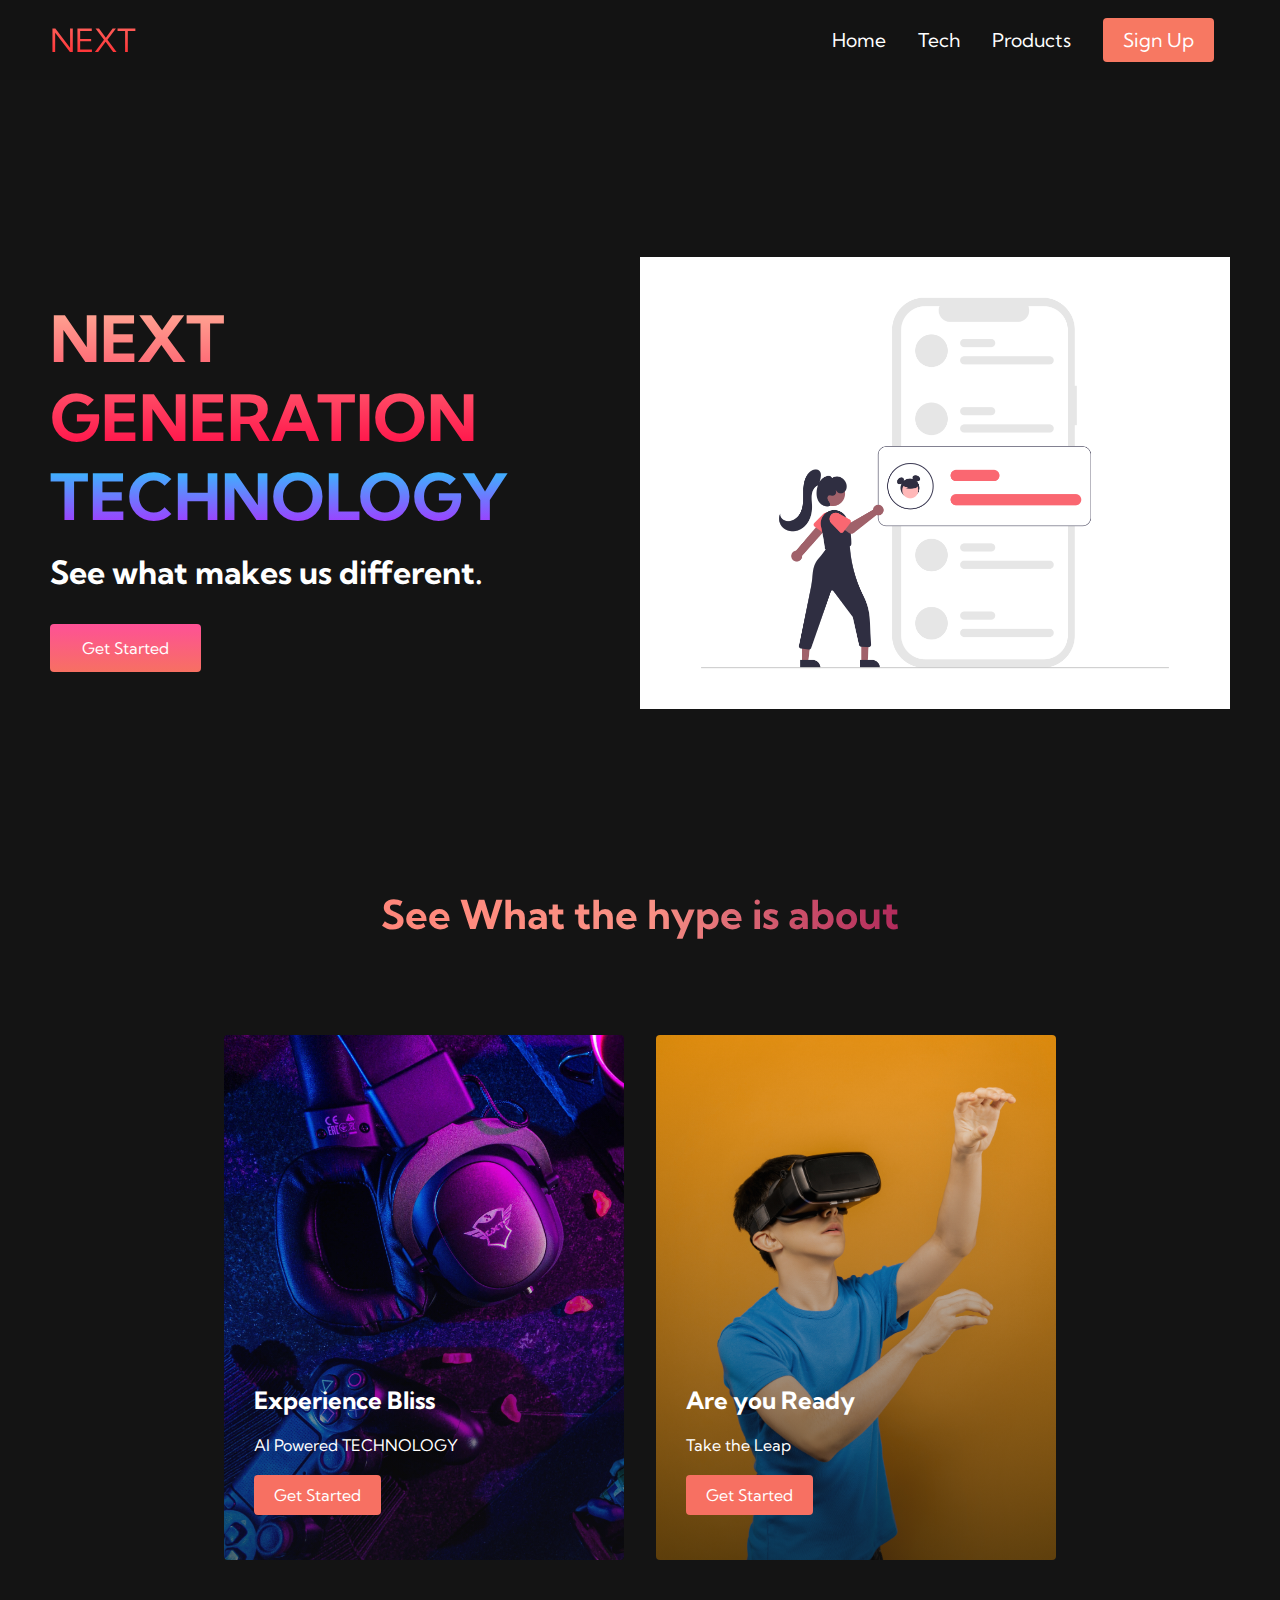
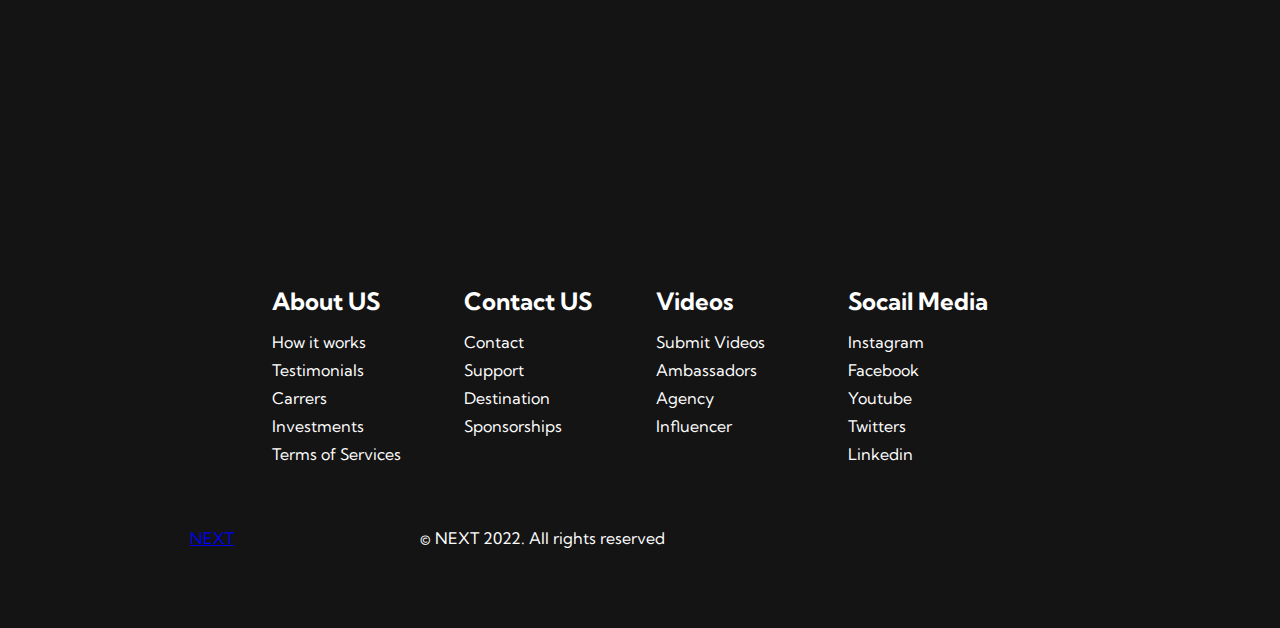
<file: index.html>
<!DOCTYPE html>
<html lang="en">
<head>
    <meta charset="UTF-8">
    <meta name="viewport" content="width=device-width, initial-scale=1.0"/>
    <title>Welcome </title>
    <link rel="stylesheet" href="styles.css" />
  
    <link href="https://fonts.googleapis.com/css2?family=Kumbh+Sans:wght@400;700&display=swap" rel="stylesheet">

    
    
</head>
<body>
    <!--Navbar Section-->
    <nav class="navbar">
        <div class="navbar__container">
            <a href="/" id="navbar__logo"> NEXT</a>
            <div class="navbar__toggle" id="mobile-menu">
                <span class="bar"></span><span class="bar"></span><span class="bar"></span>
                <span class="bar"></span>
              </div>
            <ul class="navbar__menu">
                <li class="navbar__item">
                    <a href="/" class="navbar__links">Home</a>
                </li>
                <li class="navbar__item">
                    <a href="/tech.html" class="navbar__links">Tech</a>
                </li>
                <li class="navbar__item">
                    <a href="/Products.html" class="navbar__links">Products </a>
                </li>
                <li class="navbar__btn">
                    <a href="/" class="button">
                        Sign Up
                    </a>
                </li>
            </ul>
        </div>
    </nav>

    <!--Hero Section-->
    <div class="main">
      <div class="main__container">
          <div class="main__content">
             <h1>NEXT GENERATION</h1> 
             <h2>TECHNOLOGY</h2
                >
             <p>See what makes us different.</p>
             <button class="main__btn">
                 <a href="www.google.com">Get Started</a>
             </button>
          </div>
          <div class="main__img--container">
            <img src="images/pic1.png" alt="pic" id="main__img">

            
          </div>
      </div>

    </div>


      <!--Services Section-->
      <div class="services">
          <h1>See What the hype is about</h1>
          <div class="services__container">
             <div class="services__card">
                 <h2>Experience Bliss</h2>
                 <p>AI Powered TECHNOLOGY</p>
                 <button>Get Started</button>
             </div>
                <div class="services__card">
                    <h2>Are you Ready</h2>  
                    <p>Take the Leap</p>
                    <button>Get Started</button>
                </div>
          </div>
      </div>

    <!--Footer Section-->

    <div class="footer__container">
        <div class="footer__links">
            <div class="footer__link--wrapper">
                <div class="footer__link--items">
                    <h2>About US</h2>
                    <a href="/sign__up">How it works</a> <a href="/">Testimonials</a>
                    <a href="/">Carrers</a><a href="/">Investments</a>
                    <a href="/">Terms of Services</a>
                </div>
                <div class="footer__link--items">
                    <h2>Contact US</h2> <a href="/">Contact</a>
                    <a href="/">Support</a><a href="/">Destination</a>
                    <a href="/">Sponsorships</a>
                    
                </div>
            </div>
            <div class="footer__link--wrapper">
                <div class="footer__link--items">
                    <h2>Videos</h2>
                    <a href="/">Submit Videos</a>
                    <a href="/">Ambassadors</a>
                    <a href="/">Agency</a>
                    <a href="/">Influencer</a>
                    
                </div>
                <div class="footer__link--items">
                    <h2>Socail Media</h2>
                    <a href="/">Instagram</a>
                    <a href="/">Facebook</a>
                    <a href="/">Youtube</a>
                    <a href="/">Twitters</a>
                    <a href="/">Linkedin</a>
                    
                </div>
            </div>
        </div>
        <div class="social__media">
           <div class="social__media--wrap">
               <div class="footer__logo">
                   <a href="/" id="footer__log0"><i class="fas faa-gem">

                   </i>NEXT</a>
               </div>
               <p class="website__right">© NEXT 2022. All rights reserved </p>
               <div class="social__icons">
                   <a href="/" class="social__icon--link" target="blank" >
                       <i class="fab fa-facebook"></i>
                   </a>
                   <a href="/" class="social__icon--link" target="blank" >
                    <i class="fab fa-instagram"></i>
                </a>
                <a href="/" class="social__icon--link" target="blank" >
                    <i class="fab fa-youtube"></i>
                </a>
                <a href="/" class="social__icon--link" target="blank" >
                    <i class="fab fa-twitter"></i>
                </a>
                <a href="/" class="social__icon--link" target="blank" >
                    <i class="fa fa-linkedin"></i>
                </a>
               </div> 
           </div> 
        </div>
    </div>



    

    <script src="app.js"></script>

      
</body>
</html>
</file>
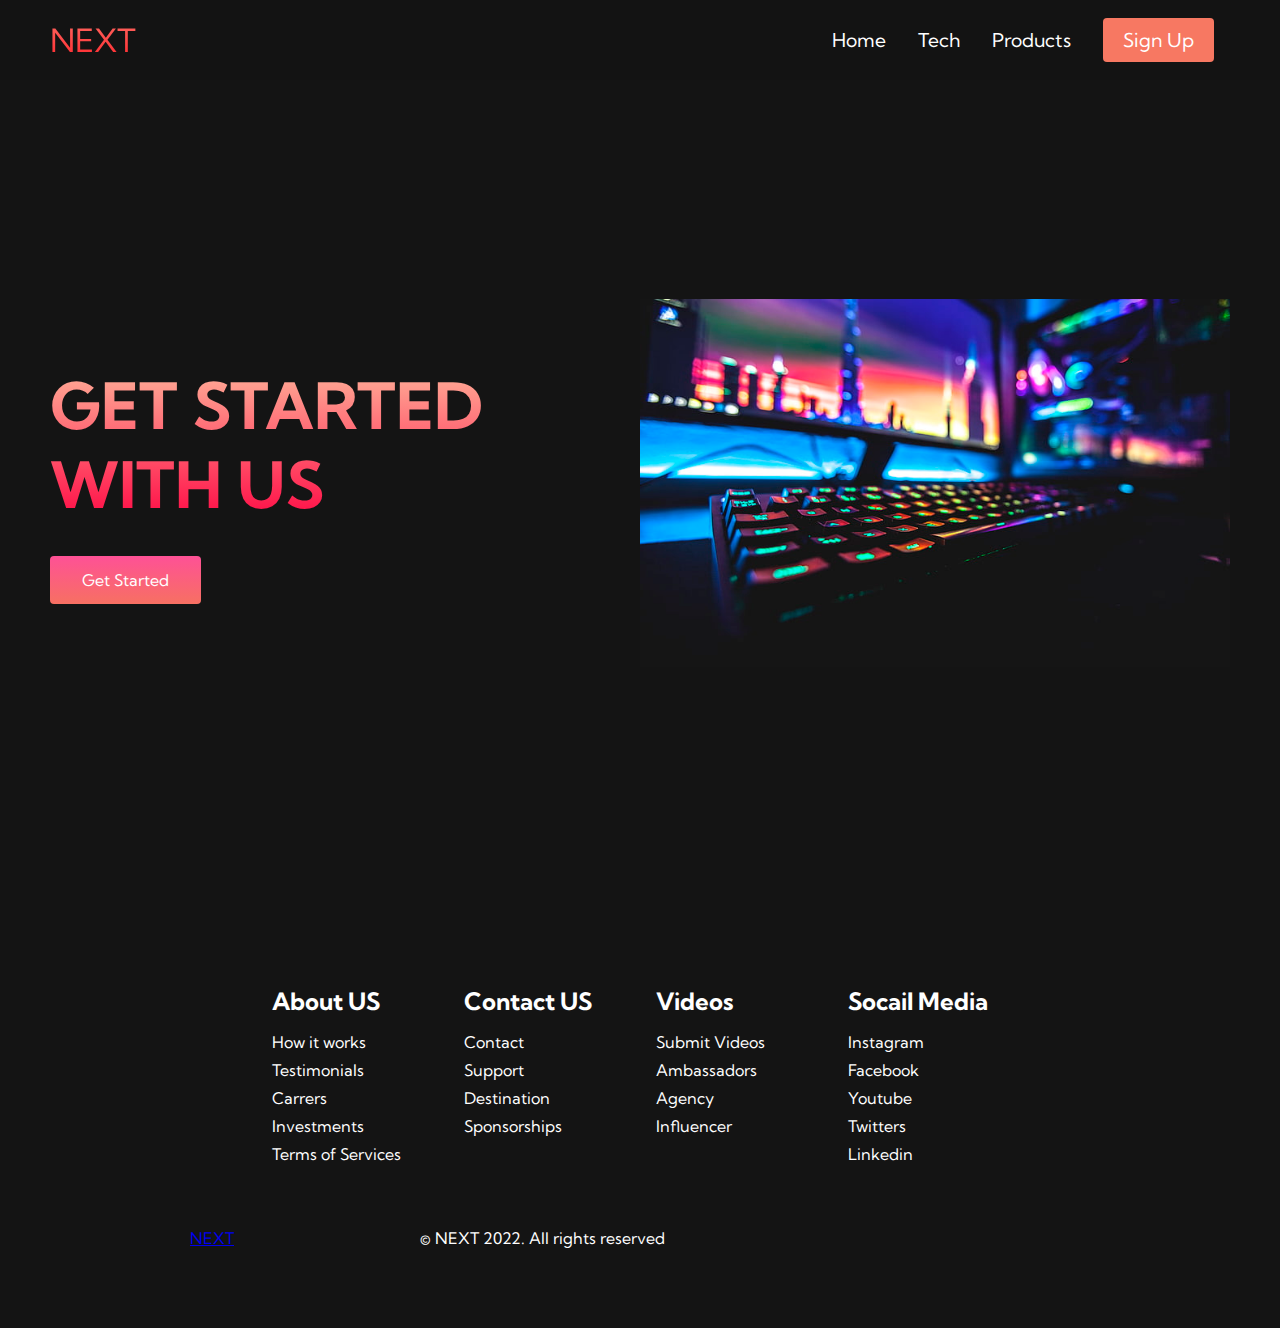
<file: Products.html>
<!DOCTYPE html>
<html lang="en">
<head>
    <meta charset="UTF-8">
    <meta name="viewport" content="width=device-width, initial-scale=1.0"/>
    <title>Welcome </title>
    <link rel="stylesheet" href="styles.css" />
  
    <link href="https://fonts.googleapis.com/css2?family=Kumbh+Sans:wght@400;700&display=swap" rel="stylesheet">

    
    
</head>
<body>
    <!--Navbar Section-->
    <nav class="navbar">
        <div class="navbar__container">
            <a href="/" id="navbar__logo"> NEXT</a>
            <div class="navbar__toggle" id="mobile-menu">
                <span class="bar"></span><span class="bar"></span><span class="bar"></span>
                <span class="bar"></span>
              </div>
            <ul class="navbar__menu">
                <li class="navbar__item">
                    <a href="/" class="navbar__links">Home</a>
                </li>
                <li class="navbar__item">
                    <a href="/tech.html" class="navbar__links">Tech</a>
                </li>
                <li class="navbar__item">
                    <a href="/Products.html" class="navbar__links">Products </a>
                </li>
                <li class="navbar__btn">
                    <a href="/" class="button">
                        Sign Up
                    </a>
                </li>
            </ul>
        </div>
    </nav>

    <!--Hero Section-->
    <div class="main">
      <div class="main__container">
          <div class="main__content">
             <h1>GET STARTED WITH US </h1> 
            <!-- <h2>TECHNOLOGY</h2> -->
             <!-- <p>See what makes us different.</p> -->
             <button class="main__btn">
                 <a href="/">Get Started</a>
             </button>
          </div>
          <div class="main__img--container">
              <img src="images/pic5.jpg" alt="pic" id="main__img">
              

          </div>
          

        </div>
      </div>

    </div>


    
        
        

    
    

      









    <!--Footer Section-->

    <div class="footer__container">
        <div class="footer__links">
            <div class="footer__link--wrapper">
                <div class="footer__link--items">
                
                    <!---->
                    <h2>About US</h2>
                    <a href="/sign__up">How it works</a> <a href="/">Testimonials</a>
                    <a href="/">Carrers</a><a href="/">Investments</a>
                    <a href="/">Terms of Services</a>
                </div>
                <div class="footer__link--items">
                    <h2>Contact US</h2> <a href="/">Contact</a>
                    <a href="/">Support</a><a href="/">Destination</a>
                    <a href="/">Sponsorships</a>
                    
                </div>
            </div>
            <div class="footer__link--wrapper">
                <div class="footer__link--items">
                    <h2>Videos</h2>
                    <a href="/">Submit Videos</a>
                    <a href="/">Ambassadors</a>
                    <a href="/">Agency</a>
                    <a href="/">Influencer</a>
                    
                </div>
                <div class="footer__link--items">
                    <h2>Socail Media</h2>
                    <a href="/">Instagram</a>
                    <a href="/">Facebook</a>
                    <a href="/">Youtube</a>
                    <a href="/">Twitters</a>
                    <a href="/">Linkedin</a>
                    
                </div>
            </div>
        </div>
        <div class="social__media">
           <div class="social__media--wrap">
               <div class="footer__logo">
                   <a href="/" id="footer__log0"><i class="fas faa-gem">

                   </i>NEXT</a>
               </div>
               <p class="website__right">© NEXT 2022. All rights reserved </p>
               <div class="social__icons">
                   <a href="/" class="social__icon--link" target="blank" >
                       <i class="fab fa-facebook"></i>
                   </a>
                   <a href="/" class="social__icon--link" target="blank" >
                    <i class="fab fa-instagram"></i>
                </a>
                <a href="/" class="social__icon--link" target="blank" >
                    <i class="fab fa-youtube"></i>
                </a>
                <a href="/" class="social__icon--link" target="blank" >
                    <i class="fab fa-twitter"></i>
                </a>
                <a href="/" class="social__icon--link" target="blank" >
                    <i class="fab fa-linkedin"></i>
                </a>
               </div> 
           </div> 
        </div>
    </div>



    

    <script src="app.js"></script>

      
</body>
</html>
</file>
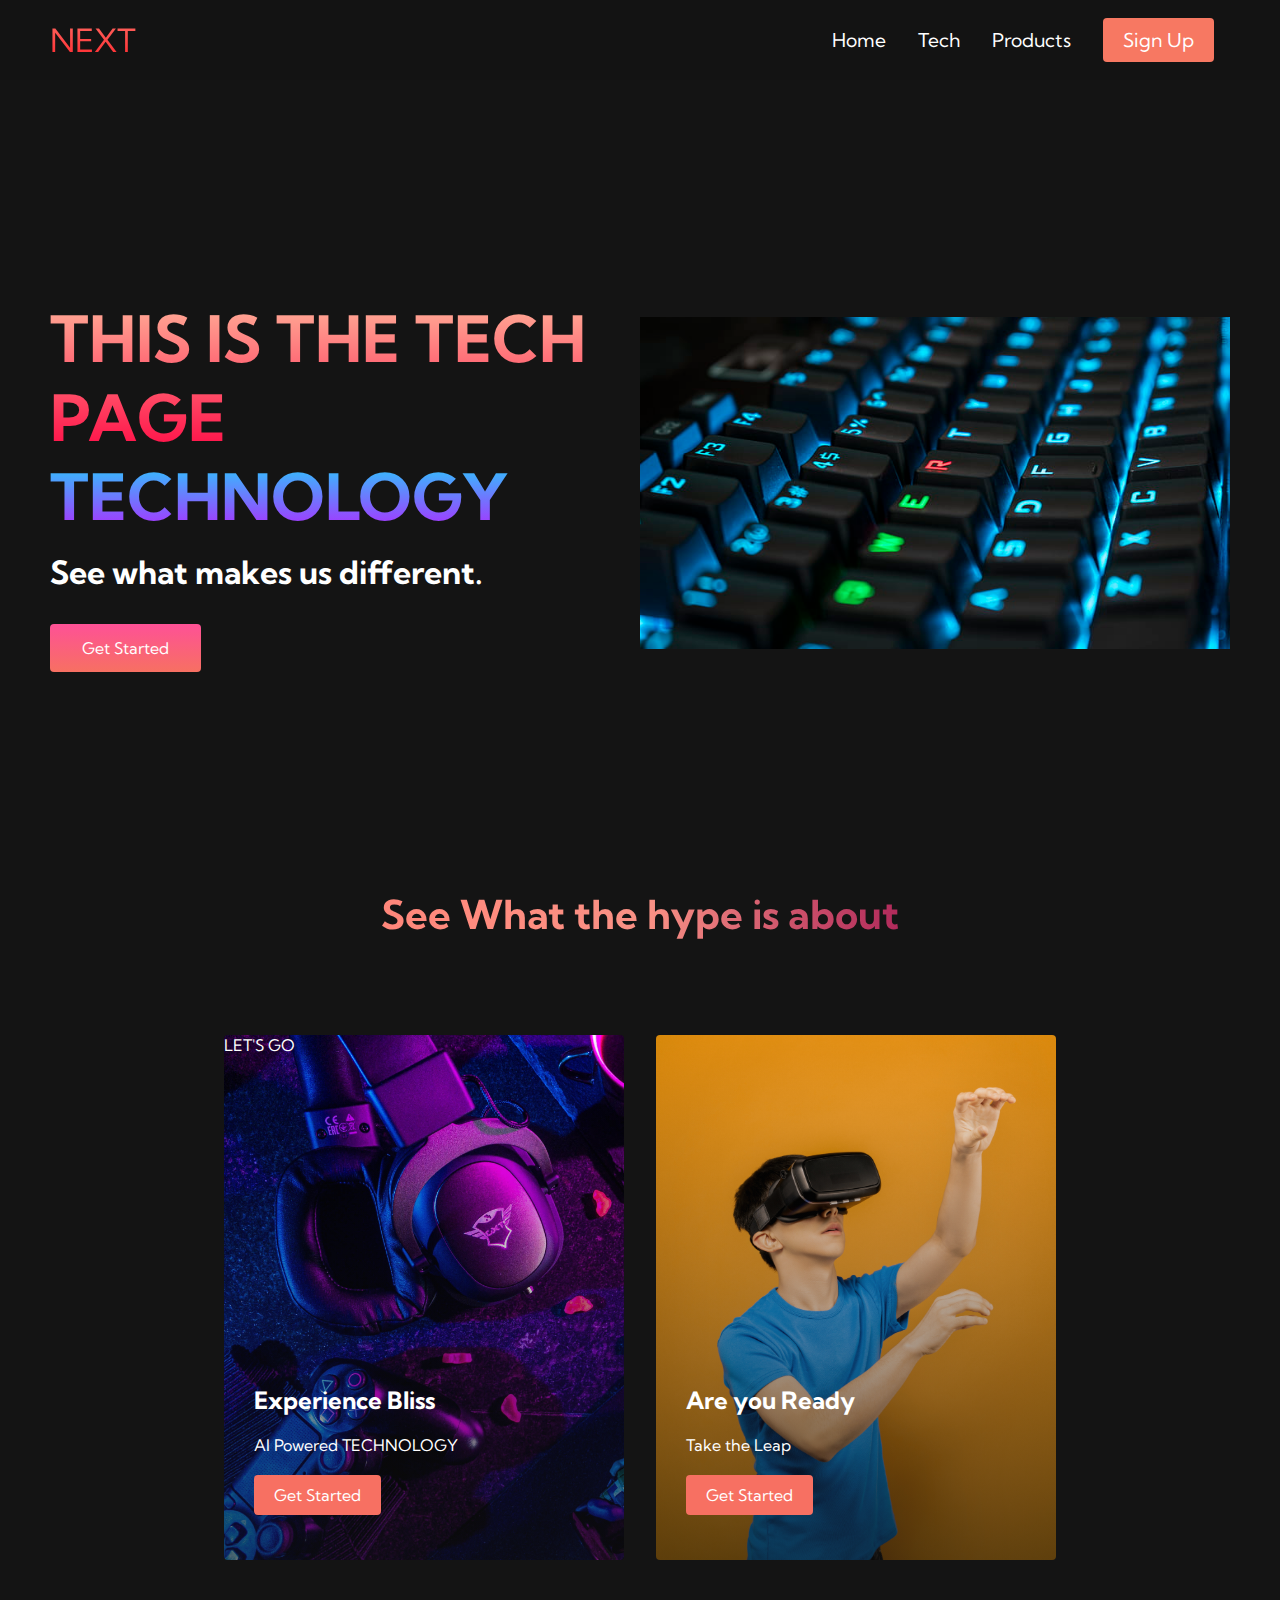
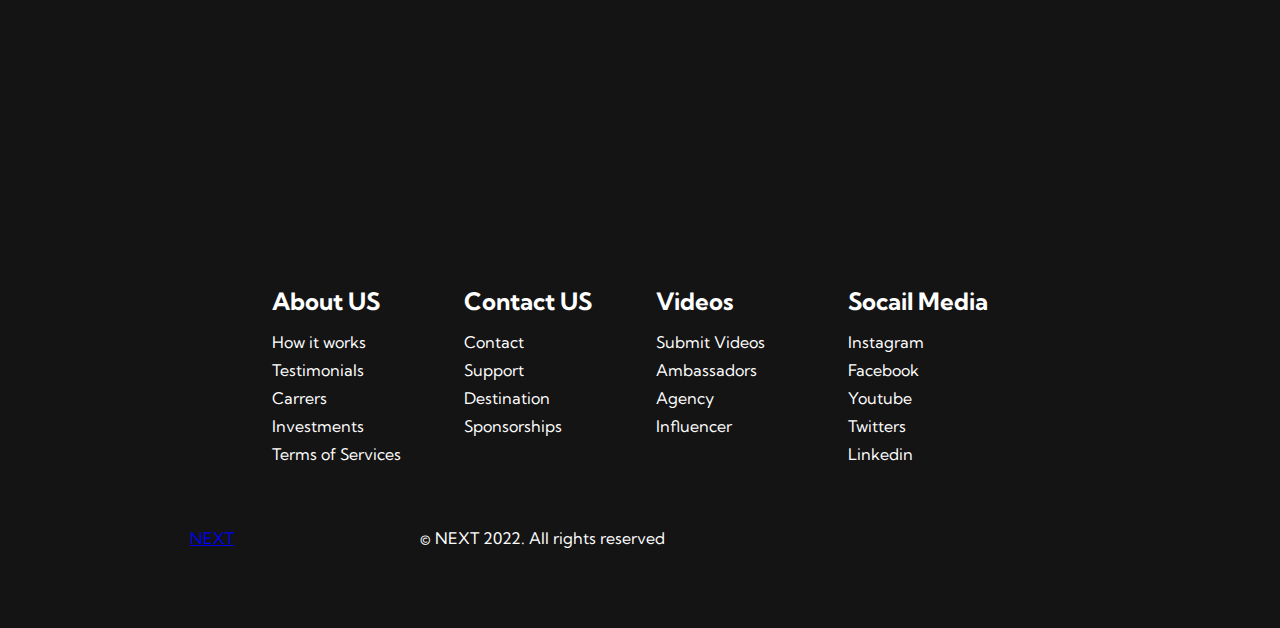
<file: tech.html>
<!DOCTYPE html>
<html lang="en">
<head>
    <meta charset="UTF-8">
    <meta name="viewport" content="width=device-width, initial-scale=1.0"/>
    <title>Welcome </title>
    <link rel="stylesheet" href="styles.css" />
  
    <link href="https://fonts.googleapis.com/css2?family=Kumbh+Sans:wght@400;700&display=swap" rel="stylesheet">

    
    
</head>
<body>
    <!--Navbar Section-->
    <nav class="navbar">
        <div class="navbar__container">
            <a href="/" id="navbar__logo"> NEXT</a>
            <div class="navbar__toggle" id="mobile-menu">
                <span class="bar"></span><span class="bar"></span><span class="bar"></span>
                <span class="bar"></span>
              </div>
            <ul class="navbar__menu">
                <li class="navbar__item">
                    <a href="/" class="navbar__links">Home</a>
                </li>
                <li class="navbar__item">
                    <a href="/tech.html" class="navbar__links">Tech</a>
                </li>
                <li class="navbar__item">
                    <a href="/Products.html" class="navbar__links">Products </a>
                </li>
                <li class="navbar__btn">
                    <a href="/" class="button">
                        Sign Up
                    </a>
                </li>
            </ul>
        </div>
    </nav>

    <!--Hero Section-->
    <div class="main">
      <div class="main__container">
          <div class="main__content">
             <h1>THIS IS THE TECH PAGE</h1> 
             <h2>TECHNOLOGY</h2>
             <p>See what makes us different.</p>
             <button class="main__btn">
                 <a href="/">Get Started</a>
             </button>
          </div>
          <div class="main__img--container">
              <img src="images/pic8.jpg" alt="pic" id="main__img">

          </div>
      </div>

    </div>


      <!--Services Section-->
      <div class="services">
          <h1>See What the hype is about</h1>
          <div class="services__container">
             <div class="services__card">
                 <h2>Experience Bliss</h2>
                 <p>AI Powered TECHNOLOGY</p>
                 <p2>LET'S GO</p2>
                 <button>Get Started</button>
             </div>
                <div class="services__card">
                    <h2>Are you Ready</h2>  
                    <p>Take the Leap</p>
                    <button>Get Started</button>
                </div>
          </div>
      </div>

    <!--Footer Section-->

    <div class="footer__container">
        <div class="footer__links">
            <div class="footer__link--wrapper">
                <div class="footer__link--items">
                    <h2>About US</h2>
                    <a href="/sign__up">How it works</a> <a href="/">Testimonials</a>
                    <a href="/">Carrers</a><a href="/">Investments</a>
                    <a href="/">Terms of Services</a>
                </div>
                <div class="footer__link--items">
                    <h2>Contact US</h2> <a href="/">Contact</a>
                    <a href="/">Support</a><a href="/">Destination</a>
                    <a href="/">Sponsorships</a>
                    
                </div>
            </div>
            <div class="footer__link--wrapper">
                <div class="footer__link--items">
                    <h2>Videos</h2>
                    <a href="/">Submit Videos</a>
                    <a href="/">Ambassadors</a>
                    <a href="/">Agency</a>
                    <a href="/">Influencer</a>
                    
                </div>
                <div class="footer__link--items">
                    <h2>Socail Media</h2>
                    <a href="/">Instagram</a>
                    <a href="/">Facebook</a>
                    <a href="/">Youtube</a>
                    <a href="/">Twitters</a>
                    <a href="/">Linkedin</a>
                    
                </div>
            </div>
        </div>
        <div class="social__media">
           <div class="social__media--wrap">
               <div class="footer__logo">
                   <a href="/" id="footer__log0"><i class="fas faa-gem">

                   </i>NEXT</a>
               </div>
               <p class="website__right">© NEXT 2022. All rights reserved </p>
               <div class="social__icons">
                   <a href="/" class="social__icon--link" target="blank" >
                       <i class="fab fa-facebook"></i>
                   </a>
                   <a href="/" class="social__icon--link" target="blank" >
                    <i class="fab fa-instagram"></i>
                </a>
                <a href="/" class="social__icon--link" target="blank" >
                    <i class="fab fa-youtube"></i>
                </a>
                <a href="/" class="social__icon--link" target="blank" >
                    <i class="fab fa-twitter"></i>
                </a>
                <a href="/" class="social__icon--link" target="blank" >
                    <i class="fab fa-linkedin"></i>
                </a>
               </div> 
           </div> 
        </div>
    </div>



    

    <script src="app.js"></script>

      
</body>
</html>
</file>
<file: styles.css>
* { 
    box-sizing:border-box;
    margin: 0;
    padding: 0;
    font-family: 'Kumbh Sans' , sans-serif;
}

.navbar { 
    background: #131313;
    height: 80px; 
    display: flex;
    justify-content: center;
    align-items: center;
    font-size: 1.2rem;
    position: sticky;
    top: 0;
    z-index: 999;

}

.navbar__container {
    display: flex;
    justify-content: space-between;
    height: 80px;
    z-index: 1;
    width: 100%;
    max-width: 1300px;
    margin: 0 auto;
    padding: 0 50px;

}

#navbar__logo {
    background-color: #ff8177;
    background-image:Linear-gradient(to top, #ff0814 0%, #ffb1 100%);
    background-size: 100%;
    -webkit-background-clip: text;
    -moz-background-clip: text;
    -webkit-text-fill-color: transparent;
    -moz-text-fill-color: transparent;
    display: flex;
    align-items: center;
    cursor: pointer;
    text-decoration: none;
    font-size: 2rem;

}

.fa-gem {
    margin-right: 0.5rem;
}

.navbar__menu {
    display: flex;
    align-items: center;
    list-style: none;
    text-align: center;
}

.navbar__item {
    height: 80px;
}

.navbar__links {
    color: #fff;
    display: flex;
    align-items: center;
    justify-content: center;
    text-decoration: none;
    padding: 0 1rem;
    height: 100%;
} 

.navbar__btn {
   display: flex;
   justify-content: center;
   align-items: center;
   align-items: center;
   padding: 0 1rem;
   width: 100%;

}

.button {
    display: flex;
    justify-content: center;
    align-items: center;
    text-decoration: none;
    padding: 10px 20px;
    height: 100%;
    width: 100%;
    border: none;
    outline: none;
    border-radius: 4px;
    background: #f77862;
    color: #fff;
}

.button:hover {
    background: #4837ff;
    transition: all 0.3s ease;
}

.navbar__links:hover {
    color: #f77062;
    transition: all 0.3s ease;
} 

@media screen and (max-width: 960px) {
.navbar__container {
    display: flex;
    justify-content: space-between;
    height: 80px;
    z-index: 1;
    width: 100%;
    max-width: 1300px;
    padding: 0;
    }

.navbar__menu {

    display: grid;
    grid-template-columns: auto;
    margin: 0;
    width: 100%;
    position: absolute;
    top: -1000px;
    opacity: 0;   
    transition: all 0.5s ease;
    height: 50vh;
    z-index: -1;
    background: #131313;
}

.navbar__menu.active {
    background: #131313;
    top: 100%;
    opacity: 1;
    transition: all 0.5s ease;
    z-index: 99;
    height: 50vh;
    font-size: 1.6rem;

}

#navbar__logo {
    padding-left: 25px;
}

.navbar__toggle .bar {
    width: 25px;
    height: 3px;
    margin: 5px auto;
    transition: all 0.3s ease-in-out;
    background: #fff;

}

 .navbar__item {
     width: 100%;
 }

 .navbar__Links {
     text-align: center;
     padding: 2rem;
     width: 100%;
     display: table;
 }

 #mobile-menu {
     position: absolute;
     top: 20%;
     right: 5%;
     transform: translate(5%, 20%);
 }

 .navbar__btn {
     padding-bottom: 2rem;
 }

 .button {
     display: flex;
     justify-content: center;
     align-items: center;
     width: 80%;
     height: 80px;
     margin: 0;
 }

 .navbar__toggle .bar {
     display: block;
     cursor: pointer;
 }

 #mobile-menu.is-active .bar:nth-child(2) {
     opacity: 0; 
 }

 #mobile-menu.is-active .bar:nth-child(1) {
    transform: translate(8px) rotate(45deg); 
}

#mobile-menu.is-active .bar:nth-child(3) {
    transform: translate(-8px) rotate(-45deg); 
}

}


/*Hero Section CSS */

.main {
    background-color: #141414;
}

.main__container {
    display: grid;
    grid-template-columns: 1fr 1fr;
    align-items: center;
    justify-self: center;
    margin: 0 auto;
    height: 90vh;
    background-color: #141414;
    z-index: 1;
    width: 100%;
    max-width: 1300px;
    padding: 0 50px;
}

.main__content h1 {
    font-size: 4rem;
    background-color: #ff8177;
    background-image: linear-gradient(to top, #ff0844 0%, #ffb199 100%);
    background-size: 100%;
    -webkit-background-clip: text;
    -moz-background-clip: text;
    -webkit-text-fill-color: transparent;
    -moz-text-fill-color: transparent;

}

.main__content h2 {
    font-size: 4rem;
    background-color: #ff8177;
    background-image: linear-gradient(to top, #b721ff 0%, #21d4fd 100%);
    background-size: 100%;
    -webkit-background-clip: text;
    -moz-background-clip: text;
    -webkit-text-fill-color: transparent;
    -moz-text-fill-color: transparent;
}



.main__content p {
    margin-top: 1rem;
    font-size: 2rem;
    font-weight: 700;
    color: #fff;
}

.main__btn {
    font-size: 1rem;
    background-image: linear-gradient(to top, #f77062 0%, #fe5196 100% );
    padding: 14px 32px;
    border: none;
    border-radius: 4px;
    color: #fff;
    margin-top: 2rem;
    cursor: pointer;
    position: relative;
    transition: all 0.3s;
    outline: none;
}

.main__btn a {
    position: relative;
    z-index: 2;
    color: #fff;
    text-decoration: none;
}

.main__btn:after {
    position: absolute;
    content: '';
    top: 0;
    left: 0;
    width: 0;
    height: 100%;
    background: #4837ff;
    transition: all 0.3s;
    border-radius: 4px;
}


.main__btn:hover {
    color: #fff;
}

.main__btn:hover::after {
    width: 100%;
}

.main__img--container {
    text-align: center;
}

#main__img {
    height: 100%;
    width: 100%;
}

/* Mobile Responsive */

@media screen and (max-width: 760px) {
    .main__container {
       display: grid;
       grid-template-columns: auto;
       align-items: center;
       justify-content: center;
       width: 100%;
       margin: 0 auto;
       height: 90vh;

    }

    
.main__content {
    text-align: center;
    margin-bottom: 4rem;
}

.main__content h1 {
    font-size: 2.3rem;
    margin-top: 2rem;
}

.main__content h2 {
    font-size: 3rem;
    
}

.main__content p {
    margin-top: 1rem;
    font-size: 1.5rem;
}

}

@media screen and (max-width: 480px) {
    .main__content h1 {
        font-size: 2rem;
        margin-top: 3rem;
    }
    
    .main__content h2 {
        font-size: 2rem;
        
    }
    
    .main__content p {
        margin-top: 2rem;
        font-size: 1.5rem;
    }
    
    .main__btn {
        padding: 12px 36px;
        margin: 2.5rem 0;
    }
}

/* Services Section CSS */

.services {
    background: #141414;
    display: flex;
    flex-direction: column;
    align-items: center;
    height: 100vh;
}

.services h1 {
    background-color: #ff8177;
    background-image: linear-gradient(to right, #ff8177 0%,
    #ff867a 0%, 
    #ff8c7f 21%,
    #f99185 52%, 
    #cf556c 78%,
    #b12a5b 100%
    
    );
    
    background-size: 100%;
    margin-bottom: 5rem;
    font-size: 2.5rem;
    -webkit-background-clip: text;
    -moz-background-clip: text;
    -webkit-text-fill-color: transparent;
    -moz-text-fill-color: transparent;

}

.services__container {
    display: flex;
    justify-content: center;
    flex-wrap: wrap;
}


.services__card {
    margin: 1rem;
    height: 525px;
    width: 400px;
    border-radius: 4px;
    background-image: linear-gradient(
        to bottom,
        rgba(0,0,0,0) 0%,
        rgba(17,17,17,0.6) 100% ),
    url('/images/pic2.jpg');
background-size: cover;
position: relative;
color: #fff ;
}


.services__card:nth-child(2) {
    background-image: linear-gradient(
        to bottom,
        rgba(0, 0, 0, 0) 0%,
        rgba(17, 17, 17, 0.6) 100%
    ),
     url('/images/pic3.jpg'); 
}

 .services h2 {
     position: absolute;
     top: 350px;
     left: 30px;
 }

 .services__card p {
     position: absolute;
     top: 400px;
     left: 30px;
 }

 .services__card button {
     color: #fff;
     padding: 10px 20px;
     border: none;
     outline: none;
     border-radius: 4px;
     background: #f77062;
     position: absolute;
     top: 440px;
     left: 30px;
     font-size: 1rem;
     cursor: pointer;
 }

.services__card:hover {
    transform: scale(1.075);
    transition: 0.2s case-in;
    cursor: pointer;

}  
 
@media screen and (max-width:960px) {
    .services {
        height: 1600px;
    }
    
    .services h1 {
        font-size: 2rem;
        margin-top: 12rem;
    }

}

@media screen and (max-width: 480px) {
    .services {
        height: 1400px;
    }

    .services h1 {
        font-size: 1.2rem;
    }

    .services__card {
        width: 300px;
    }
}

/* Footer CSS */
.footer__container {
    background-color: #141414;
    padding: 5rem 0;
    display: flex;
    flex-direction: column;
    justify-content: center;
    align-items: center;
}

#footer__logo {
    color: #fff;
    display: flex;
    align-items: center;
    cursor: pointer;
    text-decoration: none;
    font-size: 2rem;
}

.footer__links {
    width: 100%;
    max-width: 1000PX;
    display: flex;
    justify-content: center;
}

.footer__link--wrapper {
    display: flex;
}

.footer__link--items {
    display: flex;
    flex-direction: column;
    align-items: flex-start;
    margin: 16px;
    text-align: left;
    width: 160px;
    box-sizing: border-box;
}

.footer__link--items h2 {
    margin-bottom: 16px;
}

.footer__link--items > h2 {
    color: #fff;
}

.footer__link--items a {
    color: #fff;
    text-decoration: none;
    margin-bottom: 00.5rem;
}

.footer__link--items a:hover {
    color: #e9e9e9;
    transition: 0.3s case-out;
}

/* Social Icons */
.social__icon--link {
    color: #fff;
    font-size: 24px;
}

.social__media {
    max-width: 1000px;
    width: 100%;
}

.social__media--wrap {
    display: flex;
    justify-content: space-between;
    align-items: center;
    width: 90%;
    max-width: 1000px;
    margin: 40px auto 0 auto;
}

.social__icons {
    display: flex;
    justify-content: space-between;
    align-items: center;
    width: 240px;
}

.social__logo {
    color: #fff;
    justify-content: flex-start;
    margin-left: 20px;
    cursor: pointer;
    text-decoration: none;
    font-size: 2rem;
    display: flex;
    align-items: center;
    margin-bottom: 16px;
}

.website__right {
    color: #fff;
}

@media screen and (max-width:820px) {
    .footer__links {
        padding-top: 2rem;
    }

#footer__logo {
    margin-bottom: 2rem;

}

.website__right {
    margin-bottom: 2rem;
}

.footer__link--wrapper {
    flex-direction: column;
}

.social__media--wrap {
    flex-direction: column;
}

}

@media screen and (max-width: 480px) {
    .footer__link--item {
        margin: 0;
        padding: 10px;
        width: 100%;
    }
}
</file>
